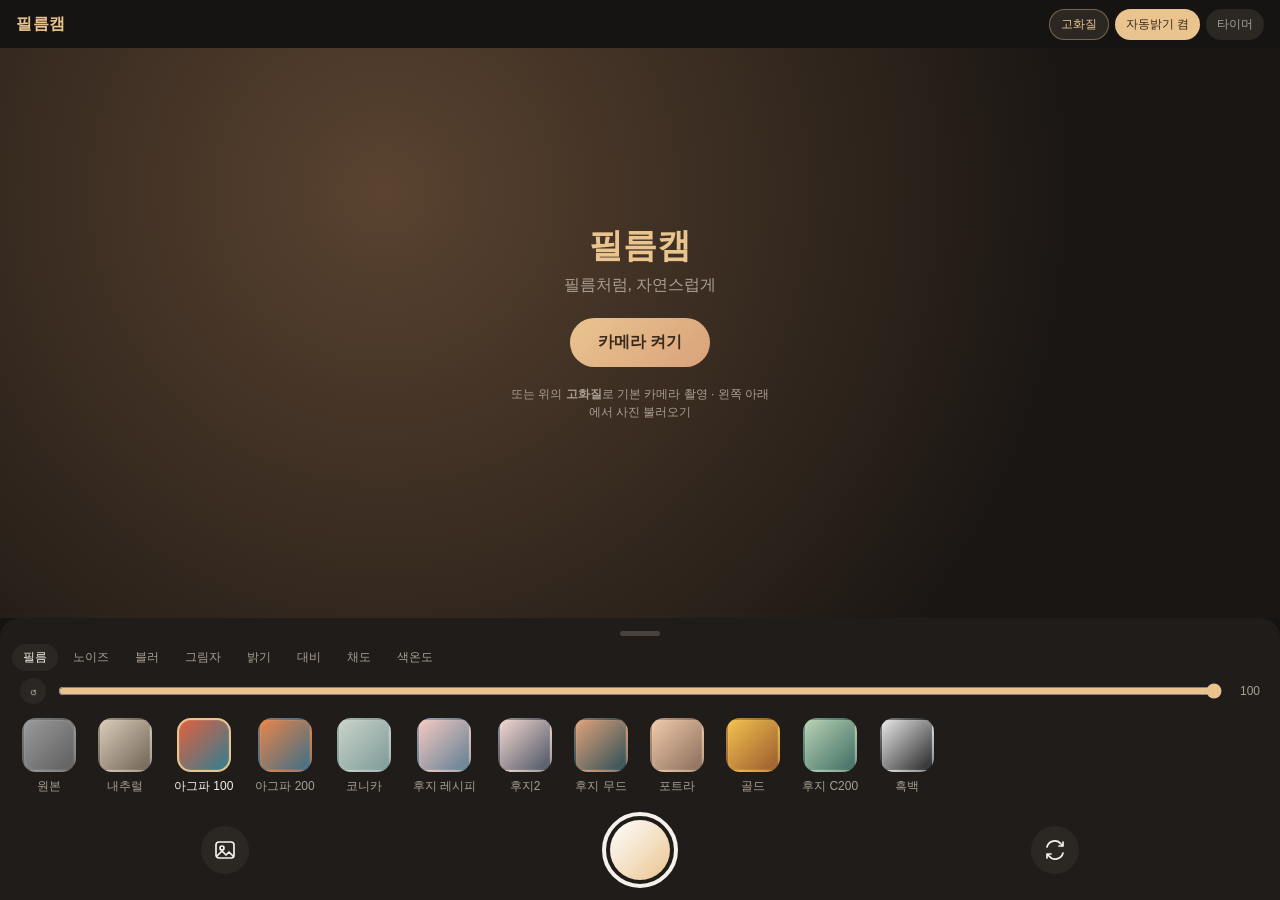
<file: index.html>
<!doctype html>
<html lang="ko">
<head>
<meta charset="utf-8">
<meta name="viewport" content="width=device-width, initial-scale=1, viewport-fit=cover, user-scalable=no">
<title>필름캠</title>
<meta name="apple-mobile-web-app-capable" content="yes">
<meta name="mobile-web-app-capable" content="yes">
<meta name="apple-mobile-web-app-status-bar-style" content="black-translucent">
<meta name="apple-mobile-web-app-title" content="필름캠">
<meta name="theme-color" content="#161412">
<link rel="apple-touch-icon" href="icons/icon-180.png">
<link rel="manifest" href="manifest.json">
<style>
:root{
  --bg:#161412; --panel:#1f1c19; --text:#f6f1ea; --muted:#a99f93;
  --accent:#e9c48f; --accent2:#d9a27a; --chip:#2b2723;
}
*{box-sizing:border-box;-webkit-tap-highlight-color:transparent}
html,body{margin:0;height:100%;background:var(--bg);color:var(--text);
  font-family:-apple-system,BlinkMacSystemFont,"Apple SD Gothic Neo","Pretendard",sans-serif;
  overscroll-behavior:none;-webkit-user-select:none;user-select:none}
button{font:inherit;color:inherit;border:0;background:none;cursor:pointer}
#app{height:100dvh;display:flex;flex-direction:column;
  padding-top:env(safe-area-inset-top);padding-bottom:env(safe-area-inset-bottom)}
.top{display:flex;justify-content:space-between;align-items:center;padding:8px 16px;height:48px}
.brand{font-weight:700;letter-spacing:.5px;color:var(--accent)}
.top-btns{display:flex;gap:6px}
.pill.hq{color:var(--accent);border:1px solid rgba(233,196,143,.4)}
.pill{padding:6px 11px;border-radius:99px;background:var(--chip);font-size:12px;color:var(--muted);cursor:pointer}
.pill.on{background:var(--accent);color:#3a2a1c}

.stage{position:relative;flex:1;min-height:0;display:flex;align-items:center;justify-content:center;overflow:hidden}
#view{max-width:100%;max-height:100%;aspect-ratio:3/4;width:100%;object-fit:contain;image-rendering:auto;display:block;background:#000;border-radius:4px}
#video{position:fixed;width:1px;height:1px;opacity:0;pointer-events:none;left:0;top:0}
.filter-toast{position:absolute;top:16px;left:50%;transform:translateX(-50%);padding:6px 14px;border-radius:99px;
  background:rgba(0,0,0,.4);backdrop-filter:blur(8px);-webkit-backdrop-filter:blur(8px);font-size:14px;opacity:0;transition:opacity .3s}
.filter-toast.show{opacity:1}
.countdown{position:absolute;font-size:96px;font-weight:200;text-shadow:0 2px 20px rgba(0,0,0,.4);pointer-events:none}
.flash{position:absolute;inset:0;background:#fff;opacity:0;pointer-events:none;transition:opacity .25s}
.flash.on{opacity:.85;transition:none}

.start{position:absolute;inset:0;display:flex;align-items:center;justify-content:center;
  background:radial-gradient(circle at 30% 25%,#5a4330 0,#1a1613 70%)}
.start[hidden]{display:none}
.start-card{text-align:center;padding:24px}
.start-title{font-size:34px;font-weight:700;color:var(--accent);margin-bottom:6px}
.start p{color:var(--muted);margin:6px 0 22px}
.start .sub{font-size:12px;margin-top:18px;max-width:260px;margin-left:auto;margin-right:auto;line-height:1.5}
.start .msg{font-size:13px;line-height:1.5;margin-top:16px;max-width:280px}
.primary{background:linear-gradient(135deg,var(--accent),var(--accent2));color:#3a2a1c;font-weight:700;
  padding:14px 28px;border-radius:99px;font-size:16px}
.ghost{background:var(--chip);padding:14px 24px;border-radius:99px;font-size:16px}

.controls{background:var(--panel);padding:10px 0 12px;border-radius:20px 20px 0 0}
.adj-tabs{display:flex;gap:4px;padding:0 12px 6px;overflow-x:auto;scrollbar-width:none}
.adj-tabs::-webkit-scrollbar{display:none}
.adj-tabs button{flex:0 0 auto;position:relative;padding:5px 11px;border-radius:99px;font-size:12px;color:var(--muted)}
.adj-tabs button.active{background:var(--chip);color:var(--text)}
.adj-tabs button.changed::after{content:"";position:absolute;top:3px;right:4px;width:5px;height:5px;border-radius:50%;background:var(--accent)}
.reset{width:26px;height:26px;border-radius:50%;background:var(--chip);color:var(--muted);font-size:14px;line-height:26px;padding:0}
.slider-row{display:flex;align-items:center;gap:10px;padding:0 20px 8px;font-size:12px;color:var(--muted)}
.slider-row span:last-child{width:26px;text-align:right}
input[type=range]{flex:1;accent-color:var(--accent);height:24px}
.filters{display:flex;gap:10px;overflow-x:auto;padding:4px 16px 12px;scroll-snap-type:x proximity;scrollbar-width:none}
.filters::-webkit-scrollbar{display:none}
.chip{flex:0 0 auto;display:flex;flex-direction:column;align-items:center;gap:6px;scroll-snap-align:center;font-size:12px;color:var(--muted)}
.chip .sw{width:54px;height:54px;border-radius:14px;border:2px solid transparent;box-shadow:inset 0 0 0 1px rgba(255,255,255,.08)}
.chip.active{color:var(--text)}
.chip.active .sw{border-color:var(--accent)}
.chip .grp{font-size:9px;opacity:.7;margin-top:-4px}
.shutter-row{display:flex;justify-content:space-around;align-items:center;padding:4px 24px 0}
.round{width:48px;height:48px;border-radius:50%;background:var(--chip);display:flex;align-items:center;justify-content:center}
.round svg{width:24px;height:24px;fill:none;stroke:var(--text);stroke-width:1.7;stroke-linecap:round;stroke-linejoin:round}
.shutter{width:76px;height:76px;border-radius:50%;border:4px solid var(--text);padding:4px}
.shutter span{display:block;width:100%;height:100%;border-radius:50%;background:linear-gradient(135deg,#fff,var(--accent));transition:transform .1s}
.shutter:active span{transform:scale(.88)}
.shutter.import span{background:linear-gradient(135deg,var(--accent),var(--accent2))}

.review{position:fixed;inset:0;background:rgba(10,8,6,.96);display:flex;flex-direction:column;align-items:center;justify-content:center;
  padding:calc(env(safe-area-inset-top) + 16px) 16px calc(env(safe-area-inset-bottom) + 20px);z-index:10}
.review[hidden]{display:none}
.review img{max-width:100%;max-height:72dvh;border-radius:6px;-webkit-user-select:auto;-webkit-touch-callout:default}
.hint{font-size:12px;color:var(--muted);margin:12px 0 16px}
.review-actions{display:flex;gap:12px}

.back{position:absolute;top:12px;left:12px;padding:6px 12px;border-radius:99px;background:rgba(0,0,0,.45);
  backdrop-filter:blur(8px);-webkit-backdrop-filter:blur(8px);font-size:13px;z-index:2}
.back[hidden]{display:none}
.chip .sw{width:54px;height:54px}

.stage{touch-action:none}
.zoom-bar{position:absolute;bottom:12px;left:50%;transform:translateX(-50%);display:flex;gap:6px;padding:4px;
  border-radius:99px;background:rgba(0,0,0,.35);backdrop-filter:blur(8px);-webkit-backdrop-filter:blur(8px);z-index:2}
.zoom-bar[hidden]{display:none}
.zoom-bar button{min-width:38px;height:38px;border-radius:50%;font-size:12px;color:#eee}
.zoom-bar button.on{background:rgba(0,0,0,.5);color:var(--accent);font-weight:700}

.panel-toggle{display:block;width:100%;height:22px;margin-top:-6px;padding:0}
.panel-toggle span{display:block;width:40px;height:5px;border-radius:3px;background:#4a433c;margin:0 auto}
.panel{overflow:hidden;max-height:260px;transition:max-height .25s ease, opacity .2s}
#app.collapsed .panel{max-height:0;opacity:0}
#app.collapsed .controls{padding-top:6px}
</style>
</head>
<body>
<div id="app">
  <header class="top">
    <div class="brand">필름캠</div>
    <div class="top-btns">
      <label class="pill hq" aria-label="기본 카메라로 고화질 촬영">
        <input id="nativeInput" type="file" accept="image/*" capture="environment" hidden>고화질
      </label>
      <button id="autoBtn" class="pill">자동밝기</button>
      <button id="timerBtn" class="pill" aria-label="타이머">타이머</button>
    </div>
  </header>

  <main class="stage" id="stage">
    <canvas id="view"></canvas>
    <button id="backBtn" class="back" hidden>✕ 카메라로</button>
    <div id="zoomBar" class="zoom-bar" hidden></div>
    <div id="filterName" class="filter-toast"></div>
    <div id="countdown" class="countdown"></div>
    <div id="flash" class="flash"></div>
    <div id="startScreen" class="start">
      <div class="start-card">
        <div class="start-title">필름캠</div>
        <p>필름처럼, 자연스럽게</p>
        <button id="startBtn" class="primary">카메라 켜기</button>
        <p class="sub">또는 위의 <b>고화질</b>로 기본 카메라 촬영 · 왼쪽 아래에서 사진 불러오기</p>
        <p id="startMsg" class="msg"></p>
      </div>
    </div>
  </main>

  <section class="controls">
    <button id="panelToggle" class="panel-toggle" aria-label="필름·조정 숨기기/보이기"><span></span></button>
    <div class="panel">
    <div id="adjTabs" class="adj-tabs">
      <button data-k="amount" class="active">필름</button>
      <button data-k="grain">노이즈</button>
      <button data-k="blur">블러</button>
      <button data-k="shadow">그림자</button>
      <button data-k="bright">밝기</button>
      <button data-k="contrast">대비</button>
      <button data-k="sat">채도</button>
      <button data-k="warm">색온도</button>
    </div>
    <div class="slider-row">
      <button id="adjReset" class="reset" aria-label="이 항목 기본값으로">↺</button>
      <input id="slider" type="range" min="0" max="100" value="100">
      <span id="sliderVal">100</span>
    </div>
    <div id="filters" class="filters"></div>
    </div>
    <div class="shutter-row">
      <label class="round" aria-label="사진 불러오기">
        <input id="fileInput" type="file" accept="image/*" hidden>
        <svg viewBox="0 0 24 24"><rect x="3" y="4" width="18" height="16" rx="3"/><circle cx="9" cy="10" r="2"/><path d="M4 18l5-5 4 4 3-3 4 4"/></svg>
      </label>
      <button id="shutter" class="shutter" aria-label="촬영"><span></span></button>
      <button id="flipBtn" class="round" aria-label="카메라 전환">
        <svg viewBox="0 0 24 24"><path d="M4 9a8 8 0 0 1 14-3l2 2M20 4v4h-4M20 15a8 8 0 0 1-14 3l-2-2M4 20v-4h4"/></svg>
      </button>
    </div>
  </section>
</div>

<div id="review" class="review" hidden>
  <img id="reviewImg" alt="찍은 사진">
  <p class="hint" id="reviewInfo"></p>
  <div class="review-actions">
    <button id="retakeBtn" class="ghost">돌아가기</button>
    <button id="saveBtn" class="primary">저장하기</button>
  </div>
</div>

<video id="video" playsinline muted autoplay></video>
<script>
// 필름캠: 필름 색감 프로필 + WebGL 렌더러
// 과한 효과 없이 "색만" 자연스럽게 바꾸는 것이 원칙.
// temp: +따뜻/-차가움, tint: +분홍/-초록, fade: 검정을 살짝 띄움(물빠진 느낌)
// redSat: 빨강 진하게, skyShift: 파랑을 청록으로, greenDeep/greenTeal: 초록을 깊게/청록으로
const FILTERS = [
  { id:'none', name:'원본', sw:['#9a9a9a','#5e5e5e'], p:{} },
  { id:'natural', name:'내추럴', sw:['#d9cbb8','#6f6355'],
    p:{ contrast:1.02, saturation:1.03, temp:.015 } },

  // 아그파 비스타 계열: 선명하고 따뜻한 빨강, 청록빛 하늘, 살짝 차가운 그림자
  { id:'agfa100', name:'아그파 100', sw:['#e2603f','#2f7f93'],
    p:{ exposure:.02, contrast:1.02, saturation:1.08, temp:.0, redSat:.1, skyShift:.2, greenDeep:.05,
        toneS:[.986,1.112,.888], toneM:[1.09,1.0,.9], toneH:[1.098,1.021,.874], fade:.055, fadeColor:[.9,1.0,.85] } },
  { id:'agfa200', name:'아그파 200', sw:['#e8854a','#3d6f86'],
    p:{ exposure:.03, contrast:1.0, saturation:1.0, redSat:.06, skyShift:.15,
        toneS:[.96,1.13,.91], toneM:[1.065,1.04,.89], toneH:[1.06,1.04,.89], fade:.045, fadeColor:[.92,1.0,.9] } },

  // 코니카 센츄리아 계열: 물빠진 색, 들뜬 검정, 차분한 청록·민트 기운 → 아련한 느낌
  { id:'konica', name:'코니카', sw:['#c9d3c8','#7d9a98'],
    p:{ exposure:.03, contrast:.96, saturation:.72, redSat:-.1, skyShift:.2, greenTeal:.12,
        toneS:[.89,1.03,1.08], toneM:[1.03,.995,.94], toneH:[1.02,1.045,.935], fade:.13, fadeColor:[.85,.97,1.0] } },

  // 후지 카메라(X-T30 II) 레시피: ASTIA/소프트(온화한 색상과 대비) 기반 + 6000K + WB 시프트 R+2 B+3 + 그림자 -0.5 + 그레인 약하게
  // 6000K: 일광(약 5500K)보다 살짝 따뜻하게 → R×1.04, B×0.955 / R+2 B+3 시프트 → R×1.03, B×1.045
  { id:'fujirecipe', name:'후지 레시피', sw:['#f4c9c0','#5f7f95'], grain:15,
    // 공유해 준 레시피 사진(빨간 체크·토마토·노란 모자) 실측: 중간톤만 살짝 따뜻한 분홍, 흰색·검정은 거의 중립
    p:{ toneS:[1.0,1.0,1.0], toneM:[1.045,.985,.97], toneH:[1.0,1.0,1.005], shadowTone:-0.5, contrast:.97, saturation:1.02, redSat:-.03 } },
  { id:'fuji2', name:'후지2', sw:['#f2d6d2','#4a5562'], grain:30,
    // 참고2 사진이 목표: 색은 빼지 않음(채도·빨강 그대로). 부드러운 그림자, 살짝 청회색으로 뜬 검정, 크림빛 하이라이트, 보통 입자
    p:{ toneS:[.98,1.0,1.03], toneM:[1.025,1.0,.975], toneH:[1.025,1.008,.96], contrast:1.0, saturation:1.0 } },
  { id:'fujimood', name:'후지 무드', sw:['#e0a27a','#2d4f57'], grain:25,
    // 공유해 준 사진(제복 입은 두 인형) 실측: 청록 그림자 + 따뜻한 하이라이트, 낮은 키
    p:{ toneS:[.86,1.07,1.07], toneM:[1.04,1.0,.955], toneH:[1.11,.99,.9], exposure:-.02, contrast:1.0, saturation:.95, fade:.02, fadeColor:[.85,.97,1.0] } },

  // 그 외 자연스러운 필름들
  { id:'portra', name:'포트라', sw:['#f0c9a8','#8a6d5c'],
    p:{ exposure:.03, contrast:.96, saturation:.92, temp:.05, tint:.015, redSat:-.05, skyShift:.1,
        shadowTint:[.48,.44,.42], shadowAmt:.1, highTint:[1,.95,.88], highAmt:.15, fade:.03 } },
  { id:'gold', name:'골드', sw:['#f2c14e','#9a5b2e'],
    p:{ contrast:1.01, saturation:1.05, temp:.13, tint:.01, redSat:.05, skyShift:.05, greenDeep:-.05,
        shadowTint:[.5,.42,.34], shadowAmt:.1, highTint:[1,.92,.74], highAmt:.22, fade:.025 } },
  { id:'fujic', name:'후지 C200', sw:['#b9d1b4','#3f6d63'],
    p:{ contrast:1.02, saturation:.92, temp:-.04, tint:-.03, redSat:-.05, skyShift:.2, greenTeal:.22, greenDeep:.12,
        shadowTint:[.36,.48,.46], shadowAmt:.18, highTint:[.98,1,.96], highAmt:.1, fade:.03 } },
  { id:'bw', name:'흑백', sw:['#e6e6e6','#262626'],
    p:{ bw:1, contrast:1.06, fade:.02 } },
];

const DEFAULTS = { exposure:0, contrast:1, saturation:1, temp:0, tint:0, fade:0,
  highTint:[1,1,1], highAmt:0, shadowTint:[.5,.5,.5], shadowAmt:0, bw:0,
  redSat:0, skyShift:0, greenDeep:0, greenTeal:0, fadeColor:[.92,.94,.95], toneS:[1,1,1], toneM:[1,1,1], toneH:[1,1,1], wbGain:[1,1,1], shadowTone:0 };

const VERT = `
attribute vec2 a_pos; varying vec2 v_uv;
void main(){ v_uv = a_pos*0.5+0.5; v_uv.y = 1.0 - v_uv.y; gl_Position = vec4(a_pos,0.0,1.0); }`;

const FRAG = `
precision highp float;
varying vec2 v_uv;
uniform sampler2D u_tex;
uniform vec4 u_crop; uniform float u_mirror; uniform float u_aspect;
uniform float u_amount, u_seed;
uniform float u_exposure,u_contrast,u_saturation,u_temp,u_tint,u_fade,u_bw,u_highAmt,u_shadowAmt;
uniform float u_redSat,u_skyShift,u_greenDeep,u_greenTeal;
uniform vec3 u_highTint,u_shadowTint,u_fadeColor,u_toneS,u_toneM,u_toneH;
uniform float u_autoGain; uniform vec3 u_wb;
uniform vec3 u_wbGain; uniform float u_shadowTone;
uniform float u_tBright,u_tContrast,u_tSat,u_tWarm,u_grain,u_blur,u_tShadow;

float hash(vec2 p){ p = fract(p*vec2(123.34,456.21)); p += dot(p,p+45.32); return fract(p.x*p.y); }
float luma(vec3 c){ return dot(c, vec3(0.299,0.587,0.114)); }
vec2 src(vec2 uv){ uv.x = mix(uv.x, 1.0-uv.x, u_mirror); return u_crop.xy + clamp(uv,0.0,1.0)*u_crop.zw; }
vec3 raw(vec2 uv){ return texture2D(u_tex, src(uv)).rgb; }

// 블러: 원판(보겔) 샘플링 + 픽셀마다 회전 → 렌즈 아웃포커스처럼 부드럽게
vec3 sampleImg(vec2 uv){
  if (u_blur < 0.002) return raw(uv);
  vec2 R = vec2(u_blur*0.009, u_blur*0.009*u_aspect);
  float rot = hash(floor(gl_FragCoord.xy) + 3.1) * 6.2832;
  vec3 acc = raw(uv);
  for (int i = 0; i < 24; i++) {
    float fi = float(i);
    float r = sqrt((fi + 0.5) / 24.0);
    float a = fi * 2.39996 + rot;
    acc += raw(uv + vec2(cos(a), sin(a)) * r * R);
  }
  return acc / 25.0;
}

// 밝기 곡선: 흰색은 그대로 두고 중간톤 위주로 올리거나 내림
// 그림자 부드럽게/단단하게: 밝기만 바꾸고 색 비율은 그대로 → 색이 빠지지 않음
vec3 shadowCurve(vec3 c, float s){
  float L = max(dot(c, vec3(0.299,0.587,0.114)), 1e-4);
  float w = 1.0 - smoothstep(0.12, 0.62, L);
  float L2 = mix(L, pow(L, 1.0 + s), w);
  return clamp(c * min(L2 / L, 4.0), 0.0, 1.0);
}
vec3 gainCurve(vec3 c, float g){ return c*g / (1.0 + (g-1.0)*c); }

float noise(vec2 p){
  vec2 i = floor(p), f = fract(p); f = f*f*(3.0-2.0*f);
  float a = hash(i + u_seed), b = hash(i + vec2(1.0,0.0) + u_seed);
  float c = hash(i + vec2(0.0,1.0) + u_seed), d = hash(i + vec2(1.0,1.0) + u_seed);
  return mix(mix(a,b,f.x), mix(c,d,f.x), f.y);
}

void main(){
  vec2 uv = v_uv;
  // 자동 보정(조명 색, 어두운 장면 밝기)
  vec3 base = gainCurve(clamp(sampleImg(uv) * u_wb, 0.0, 1.0), u_autoGain);
  vec3 c = base;

  // ── 필름 색 ──
  c = clamp(c * u_wbGain, 0.0, 1.0);
  c = gainCurve(c, pow(2.0, u_exposure));
  c.r += u_temp*0.10; c.b -= u_temp*0.10; c.g += u_temp*0.015;
  c.r += u_tint*0.04; c.b += u_tint*0.04; c.g -= u_tint*0.05;
  c = clamp(c, 0.0, 1.0);

  // 색별 보정
  float mx = max(c.r, max(c.g, c.b)), mn = min(c.r, min(c.g, c.b));
  float chroma = mx - mn;
  float redness = clamp((c.r - max(c.g, c.b)) * 2.5, 0.0, 1.0);
  float blueness = clamp((c.b - max(c.r, c.g)) * 3.0, 0.0, 1.0);
  float greenness = clamp((c.g - max(c.r, c.b)) * 3.0, 0.0, 1.0);
  float lr = luma(c);
  c = mix(c, mix(vec3(lr), c, 1.0 + u_redSat), redness);
  c.g += blueness * u_skyShift * chroma * 0.45; c.r -= blueness * u_skyShift * chroma * 0.15;
  c -= greenness * u_greenDeep * chroma * vec3(0.2, 0.55, 0.15);
  c.b += greenness * u_greenTeal * chroma * 0.5; c.r -= greenness * u_greenTeal * chroma * 0.15;
  c = clamp(c, 0.0, 1.0);

  if (u_bw > 0.5) c = vec3(dot(c, vec3(0.33,0.5,0.17)));

  // 대비: 부드러운 S커브
  vec3 s = c*c*(3.0-2.0*c);
  c = u_contrast >= 1.0 ? mix(c, s, (u_contrast-1.0)*2.0) : mix(c, vec3(0.5) + (c-0.5)*0.6, (1.0-u_contrast)*2.5);
  c = clamp(c, 0.0, 1.0);
  // 후지식 그림자 톤: 음수면 어두운 부분을 부드럽게 들어 올림, 양수면 단단하게
  if (u_shadowTone != 0.0) c = shadowCurve(c, 0.3 * u_shadowTone);

  c = mix(vec3(luma(c)), c, u_saturation);

  // 스플릿 톤
  float l = luma(c);
  float hw = smoothstep(0.45, 1.0, l), sw = 1.0 - smoothstep(0.0, 0.5, l);
  c = mix(c, c * (u_highTint / max(luma(u_highTint), 0.01)), hw * u_highAmt);
  c = mix(c, c * (u_shadowTint / max(luma(u_shadowTint), 0.01)), sw * u_shadowAmt);

  // 톤별 색 기울기(사진참고 실측값): 그림자/중간/밝은 부분에 각각 곱함, 밝기는 유지
  {
    float L0 = luma(c);
    float ws = 1.0 - smoothstep(0.08, 0.42, L0), wh = smoothstep(0.45, 0.85, L0), wm = max(1.0 - ws - wh, 0.0);
    vec3 m = ws*u_toneS + wm*u_toneM + wh*u_toneH;
    m /= max(dot(m, vec3(0.299,0.587,0.114)), 0.01);
    c = clamp(c * m, 0.0, 1.0);
  }

  // 물빠진 검정
  c = u_fade * u_fadeColor + c * (1.0 - u_fade);
  c = clamp(c, 0.0, 1.0);

  // 필름 강도
  c = mix(base, c, u_amount);

  // ── 내가 조정 ──
  c = gainCurve(c, pow(2.0, u_tBright * 1.2));
  c = clamp((c-0.5)*(1.0 + u_tContrast*0.5) + 0.5, 0.0, 1.0);
  c = mix(vec3(luma(c)), c, 1.0 + u_tSat);
  c.r += u_tWarm*0.06; c.b -= u_tWarm*0.06; c.g += u_tWarm*0.008;
  c = clamp(c, 0.0, 1.0);
  // 그림자(후지식): -면 어두운 부분을 부드럽게 들어 올리고, +면 단단하게. 밝은 부분은 그대로
  if (u_tShadow != 0.0) c = shadowCurve(c, 0.6 * u_tShadow);

  // 노이즈(필름 입자): 해상도와 상관없이 같은 크기로 보이도록 화면 비율 기준
  if (u_grain > 0.001) {
    vec2 gp = uv * vec2(1150.0, 1150.0 / u_aspect);
    float n = noise(gp) * 0.62 + noise(gp * 2.13 + 7.7) * 0.38 - 0.5;
    float nc = noise(gp * 0.9 + 31.0) - 0.5;
    float lw = 0.35 + 2.6 * l * (1.0 - l);
    c += (vec3(n) + vec3(nc, -nc*0.5, nc*0.2) * 0.25) * u_grain * 0.28 * lw;
    c = clamp(c, 0.0, 1.0);
  }
  gl_FragColor = vec4(c, 1.0);
}`;

class Renderer {
  constructor(canvas) {
    this.canvas = canvas;
    const gl = canvas.getContext('webgl', { preserveDrawingBuffer: true, premultipliedAlpha: false, antialias: false });
    if (!gl) throw new Error('WebGL을 사용할 수 없어요');
    this.gl = gl;
    this.maxTex = gl.getParameter(gl.MAX_TEXTURE_SIZE);
    const sh = (type, code) => {
      const s = gl.createShader(type); gl.shaderSource(s, code); gl.compileShader(s);
      if (!gl.getShaderParameter(s, gl.COMPILE_STATUS)) throw new Error(gl.getShaderInfoLog(s));
      return s;
    };
    const prog = gl.createProgram();
    gl.attachShader(prog, sh(gl.VERTEX_SHADER, VERT));
    gl.attachShader(prog, sh(gl.FRAGMENT_SHADER, FRAG));
    gl.linkProgram(prog);
    if (!gl.getProgramParameter(prog, gl.LINK_STATUS)) throw new Error(gl.getProgramInfoLog(prog));
    gl.useProgram(prog);
    const buf = gl.createBuffer();
    gl.bindBuffer(gl.ARRAY_BUFFER, buf);
    gl.bufferData(gl.ARRAY_BUFFER, new Float32Array([-1,-1, 1,-1, -1,1, 1,1]), gl.STATIC_DRAW);
    const loc = gl.getAttribLocation(prog, 'a_pos');
    gl.enableVertexAttribArray(loc);
    gl.vertexAttribPointer(loc, 2, gl.FLOAT, false, 0, 0);
    this.tex = gl.createTexture();
    gl.bindTexture(gl.TEXTURE_2D, this.tex);
    gl.texParameteri(gl.TEXTURE_2D, gl.TEXTURE_WRAP_S, gl.CLAMP_TO_EDGE);
    gl.texParameteri(gl.TEXTURE_2D, gl.TEXTURE_WRAP_T, gl.CLAMP_TO_EDGE);
    gl.texParameteri(gl.TEXTURE_2D, gl.TEXTURE_MIN_FILTER, gl.LINEAR);
    gl.texParameteri(gl.TEXTURE_2D, gl.TEXTURE_MAG_FILTER, gl.LINEAR);
    this.u = {};
    const n = gl.getProgramParameter(prog, gl.ACTIVE_UNIFORMS);
    for (let i = 0; i < n; i++) { const info = gl.getActiveUniform(prog, i); this.u[info.name] = gl.getUniformLocation(prog, info.name); }
  }
  // 같은 소스를 여러 번 그릴 땐 upload=false로 텍스처 재업로드 생략
  render(source, { crop = [0,0,1,1], mirror = false, params = {}, amount = 1, tweak = {}, width, height,
                   auto = { gain: 1, wb: [1,1,1] }, upload = true, seed = 0 }) {
    const gl = this.gl;
    if (this.canvas.width !== width || this.canvas.height !== height) { this.canvas.width = width; this.canvas.height = height; }
    gl.viewport(0, 0, width, height);
    gl.bindTexture(gl.TEXTURE_2D, this.tex);
    if (upload) gl.texImage2D(gl.TEXTURE_2D, 0, gl.RGB, gl.RGB, gl.UNSIGNED_BYTE, source);
    const p = Object.assign({}, DEFAULTS, params);
    const f = (k, v) => this.u[k] && gl.uniform1f(this.u[k], v);
    const v3 = (k, v) => this.u[k] && gl.uniform3fv(this.u[k], v);
    gl.uniform4fv(this.u.u_crop, crop);
    f('u_mirror', mirror ? 1 : 0);
    f('u_aspect', width / height);
    f('u_amount', amount);
    f('u_seed', seed);
    f('u_autoGain', auto.gain); v3('u_wb', auto.wb);
    f('u_tBright', tweak.bright || 0); f('u_tContrast', tweak.contrast || 0); f('u_tSat', tweak.sat || 0);
    f('u_tWarm', tweak.warm || 0); f('u_tShadow', tweak.shadow || 0); f('u_grain', tweak.grain || 0); f('u_blur', tweak.blur || 0);
    for (const k of ['exposure','contrast','saturation','temp','tint','fade','bw','highAmt','shadowAmt','redSat','skyShift','greenDeep','greenTeal']) f('u_' + k, p[k]);
    v3('u_highTint', p.highTint); v3('u_shadowTint', p.shadowTint); v3('u_fadeColor', p.fadeColor); v3('u_toneS', p.toneS); v3('u_toneM', p.toneM); v3('u_toneH', p.toneH); v3('u_wbGain', p.wbGain); f('u_shadowTone', p.shadowTone);
    gl.drawArrays(gl.TRIANGLE_STRIP, 0, 4);
  }
}
</script>
<script>
(() => {
  const $ = (id) => document.getElementById(id);
  const view = $('view'), video = $('video');
  const store = {
    get(k, d) { try { const v = localStorage.getItem('fc_' + k); return v === null ? d : v; } catch { return d; } },
    set(k, v) { try { localStorage.setItem('fc_' + k, v); } catch {} },
  };

  let renderer;
  try { renderer = new Renderer(view); }
  catch (e) { $('startMsg').textContent = '이 기기에서는 필터를 실행할 수 없어요: ' + e.message; return; }
  let capRenderer = null;

  // iOS Safari 캔버스 한도(약 1,670만 화소)와 GPU 텍스처 한도 안에서 최대한 원본 화소 유지
  const MAX_PIXELS = 16_000_000;
  const MAX_SIDE = Math.min(renderer.maxTex || 4096, 8192);
  function fitFull(w, h) {
    let s = Math.min(1, MAX_SIDE / Math.max(w, h), Math.sqrt(MAX_PIXELS / (w * h)));
    return [Math.round(w * s), Math.round(h * s)];
  }
  function fit(w, h, max) { const s = Math.min(1, max / Math.max(w, h)); return [Math.round(w * s), Math.round(h * s)]; }

  const state = {
    mode: 'camera',          // 'camera' | 'photo'
    facing: store.get('facing', 'environment'),
    filter: FILTERS.find(f => f.id === store.get('filter', 'agfa100')) || FILTERS[2],
    amount: 1, tweak: {},
    timer: 0,
    stream: null,
    photo: null,
    busy: false,
    autoOn: store.get('auto', '1') === '1',
    auto: { gain: 1, wb: [1, 1, 1] },
    seed: Math.random() * 100,
    zoom: 1,            // 현재 배율
    zoomHW: null,       // 카메라가 지원하는 실제(렌즈) 줌 범위 {min,max}. 없으면 화면 확대(디지털)
  };

  // ── 자동 밝기/색: 어두운 장면과 강한 조명색만 살짝 보정 (밝은 장면은 그대로) ──
  const probe = document.createElement('canvas'); probe.width = 32; probe.height = 32;
  const pctx = probe.getContext('2d', { willReadFrequently: true });
  function measure(source, sw, sh) {
    pctx.drawImage(source, 0, 0, sw, sh, 0, 0, 32, 32);
    const d = pctx.getImageData(0, 0, 32, 32).data;
    let r = 0, g = 0, b = 0, n = 0; const lum = [];
    for (let i = 0; i < d.length; i += 4) {
      const R = d[i] / 255, G = d[i+1] / 255, B = d[i+2] / 255;
      const L = 0.299*R + 0.587*G + 0.114*B; lum.push(L);
      if (L > 0.06 && L < 0.94) { r += R; g += G; b += B; n++; }
    }
    lum.sort((x, y) => x - y);
    const median = Math.max(lum[lum.length >> 1], 0.02);
    let gain = 1;
    if (median < 0.3) { const T = 0.36; gain = Math.min(2.2, T * (1 - median) / (median * (1 - T))); }
    let wb = [1, 1, 1];
    if (n > 20) {
      const rb = r / b;
      let target = rb;
      if (rb > 1.3) target = 1.3 + (rb - 1.3) * 0.4;
      else if (rb < 0.8) target = 0.8 - (0.8 - rb) * 0.4;
      const k = Math.sqrt(target / rb);
      wb = [k, 1, 1 / k];
      const gr = g / ((r * k + b / k) / 2);
      if (gr > 1.2) wb[1] = (1.2 + (gr - 1.2) * 0.4) / gr;
      const norm = 3 / (wb[0] + wb[1] + wb[2]);
      wb = wb.map(v => Math.max(0.7, Math.min(1.4, v * norm)));
    }
    return { gain, wb };
  }
  function smoothAuto(t, k) {
    const s = state.auto;
    s.gain += (t.gain - s.gain) * k;
    s.wb = s.wb.map((v, i) => v + (t.wb[i] - v) * k);
  }
  const NO_AUTO = { gain: 1, wb: [1, 1, 1] };
  const curAuto = () => state.autoOn ? state.auto : NO_AUTO;
  function syncAutoBtn() { $('autoBtn').classList.toggle('on', state.autoOn); $('autoBtn').textContent = state.autoOn ? '자동밝기 켬' : '자동밝기 끔'; }
  syncAutoBtn();
  $('autoBtn').onclick = () => {
    state.autoOn = !state.autoOn; store.set('auto', state.autoOn ? '1' : '0'); syncAutoBtn(); redraw();
  };

  let adjReady = false;   // 조정 값이 준비되기 전에는 필름 선택이 슬라이더를 건드리지 않음
  // ── 필름 목록 ──
  const list = $('filters');
  FILTERS.forEach(f => {
    const b = document.createElement('button');
    b.className = 'chip'; b.dataset.id = f.id;
    b.innerHTML = `<span class="sw" style="background:linear-gradient(135deg,${f.sw[0]},${f.sw[1]})"></span>${f.name}`;
    b.onclick = () => selectFilter(f);
    list.appendChild(b);
  });
  let toastTimer;
  function selectFilter(f, scroll = true) {
    state.filter = f; store.set('filter', f.id);
    if (typeof f.grain === 'number' && adjReady && store.get('adj_grain_touched', '0') !== '1') {
      adj.grain = f.grain; syncSlider(); applyAdj();
    }
    list.querySelectorAll('.chip').forEach(c => c.classList.toggle('active', c.dataset.id === f.id));
    const el = list.querySelector(`[data-id="${f.id}"]`);
    if (scroll && el) el.scrollIntoView({ inline: 'center', block: 'nearest', behavior: 'smooth' });
    const t = $('filterName'); t.textContent = f.name; t.classList.add('show');
    clearTimeout(toastTimer); toastTimer = setTimeout(() => t.classList.remove('show'), 1100);
    redraw();
  }
  selectFilter(state.filter, false);

  // 화면 좌우로 밀어서 필름 바꾸기
  let sx = null, sy = null;
  $('stage').addEventListener('touchstart', e => { if (e.touches.length > 1) { sx = null; return; } sx = e.touches[0].clientX; sy = e.touches[0].clientY; }, { passive: true });
  $('stage').addEventListener('touchend', e => {
    if (sx === null || pinch || e.touches.length > 0) { sx = null; return; }
    const dx = e.changedTouches[0].clientX - sx, dy = e.changedTouches[0].clientY - sy; sx = null;
    if (Math.abs(dx) > 50 && Math.abs(dx) > Math.abs(dy) * 1.5) {
      const i = FILTERS.indexOf(state.filter);
      selectFilter(FILTERS[(i + (dx < 0 ? 1 : -1) + FILTERS.length) % FILTERS.length]);
    }
  });

  // ── 조정: 필름 강도 / 노이즈 / 블러 / 밝기 / 대비 / 채도 / 색온도 ──
  const ADJ = { amount: [0, 100, 100], grain: [0, 100, 20], blur: [0, 100, 0],
    shadow: [-100, 100, -30], bright: [-100, 100, 0], contrast: [-100, 100, 0], sat: [-100, 100, 0], warm: [-100, 100, 0] };
  const adj = {};
  for (const k in ADJ) { const v = Number(store.get('adj_' + k, ADJ[k][2])); adj[k] = isFinite(v) ? v : ADJ[k][2]; }
  let adjKey = 'amount';
  const slider = $('slider');
  function syncSlider() {
    const [mn, mx] = ADJ[adjKey];
    slider.min = mn; slider.max = mx; slider.value = adj[adjKey];
    $('sliderVal').textContent = mn < 0 && adj[adjKey] > 0 ? '+' + adj[adjKey] : adj[adjKey];
    $('adjTabs').querySelectorAll('button').forEach(b => {
      b.classList.toggle('active', b.dataset.k === adjKey);
      b.classList.toggle('changed', adj[b.dataset.k] !== ADJ[b.dataset.k][2]);
    });
  }
  function applyAdj() {
    state.amount = adj.amount / 100;
    state.tweak = { bright: adj.bright / 100, contrast: adj.contrast / 100, sat: adj.sat / 100, warm: adj.warm / 100,
                    grain: adj.grain / 100, blur: adj.blur / 100, shadow: adj.shadow / 100 };
    redraw();
  }
  $('adjTabs').onclick = (e) => { const b = e.target.closest('button'); if (b) { adjKey = b.dataset.k; syncSlider(); } };
  slider.oninput = () => { if (adjKey === 'grain') store.set('adj_grain_touched', '1'); adj[adjKey] = Number(slider.value); store.set('adj_' + adjKey, adj[adjKey]); syncSlider(); applyAdj(); };
  $('adjReset').onclick = () => { adj[adjKey] = ADJ[adjKey][2]; store.set('adj_' + adjKey, adj[adjKey]); syncSlider(); applyAdj(); };
  syncSlider(); applyAdj(); adjReady = true;

  // 필름·조정 패널 숨기기/보이기 (화면 크게 보기). 아래로 쓸어내려도 숨겨짐
  function setCollapsed(v) { $('app').classList.toggle('collapsed', v); store.set('collapsed', v ? '1' : '0'); }
  setCollapsed(store.get('collapsed', '0') === '1');
  $('panelToggle').onclick = () => setCollapsed(!$('app').classList.contains('collapsed'));
  let py = null;
  document.querySelector('.controls').addEventListener('touchstart', e => { py = e.touches[0].clientY; }, { passive: true });
  document.querySelector('.controls').addEventListener('touchend', e => {
    if (py === null) return; const dy = e.changedTouches[0].clientY - py; py = null;
    if (dy > 40) setCollapsed(true); else if (dy < -40) setCollapsed(false);
  });

  // 타이머
  const timers = [0, 3, 10];
  $('timerBtn').onclick = () => {
    state.timer = timers[(timers.indexOf(state.timer) + 1) % timers.length];
    $('timerBtn').textContent = state.timer ? `타이머 ${state.timer}초` : '타이머';
    $('timerBtn').classList.toggle('on', !!state.timer);
  };

  // ── 실시간 카메라 ──
  async function startCamera() {
    stopCamera();
    $('startMsg').textContent = '';
    try {
      const stream = await navigator.mediaDevices.getUserMedia({
        audio: false,
        video: { facingMode: state.facing, width: { ideal: 4032 }, height: { ideal: 3024 } },
      });
      state.stream = stream;
      video.srcObject = stream;
      await video.play();
      $('startScreen').hidden = true;
      store.set('camOk', '1');
      setupZoom();
      setMode('camera');
    } catch (e) {
      $('startScreen').hidden = false;
      $('startMsg').textContent = e && e.name === 'NotAllowedError'
        ? '카메라 권한이 필요해요. 설정 > Safari > 카메라에서 허용해 주세요.'
        : '카메라를 열 수 없어요. (' + (e && e.message || e) + ')';
    }
  }
  function stopCamera() { if (state.stream) state.stream.getTracks().forEach(t => t.stop()); state.stream = null; }
  $('startBtn').onclick = startCamera;
  $('flipBtn').onclick = () => {
    state.facing = state.facing === 'user' ? 'environment' : 'user';
    store.set('facing', state.facing);
    startCamera();
  };
  $('backBtn').onclick = () => { state.photo = null; startCamera(); };
  document.addEventListener('visibilitychange', () => {
    if (document.visibilityState === 'visible' && state.mode === 'camera' && store.get('camOk') === '1') {
      const live = state.stream && state.stream.getVideoTracks().some(t => t.readyState === 'live');
      if (!live) startCamera(); else video.play().catch(() => {});
    }
  });

  // ── 확대/축소 ──
  // iOS 17 이상 Safari처럼 카메라 줌을 지원하면 렌즈 줌(화질 유지), 아니면 가운데를 잘라 확대(화질 낮아짐)
  const zoomBar = $('zoomBar');
  let zoomApplying = false, zoomPending = null;
  function zoomRange() { return state.zoomHW || { min: 1, max: 5 }; }
  function setupZoom() {
    state.zoomHW = null;
    const track = state.stream && state.stream.getVideoTracks()[0];
    const caps = track && track.getCapabilities ? track.getCapabilities() : {};
    if (caps.zoom && caps.zoom.max > caps.zoom.min) state.zoomHW = { min: caps.zoom.min, max: Math.min(caps.zoom.max, 10) };
    const r = zoomRange();
    const presets = [0.5, 1, 2, 3].filter(z => z >= r.min - 1e-6 && z <= r.max + 1e-6);
    zoomBar.innerHTML = presets.map(z => `<button data-z="${z}">${z}×</button>`).join('');
    setZoom(Math.max(r.min, Math.min(r.max, 1)));
  }
  zoomBar.onclick = (e) => { const b = e.target.closest('button'); if (b) setZoom(Number(b.dataset.z)); };
  function setZoom(z) {
    const r = zoomRange();
    z = Math.max(r.min, Math.min(r.max, z));
    state.zoom = z;
    // 버튼 표시: 가까운 프리셋을 강조, 사이 값이면 현재 배율을 보여줌
    let shown = false;
    zoomBar.querySelectorAll('button').forEach(b => {
      const bz = Number(b.dataset.z);
      const near = Math.abs(bz - z) < 0.05;
      b.classList.toggle('on', near);
      b.textContent = near ? `${bz}×` : `${bz}×`;
      if (near) shown = true;
    });
    if (!shown) {
      const btns = [...zoomBar.querySelectorAll('button')];
      const below = btns.filter(b => Number(b.dataset.z) <= z).pop();
      if (below) { below.classList.add('on'); below.textContent = `${z.toFixed(1)}×`; }
    }
    if (state.zoomHW) applyHWZoom(z);
  }
  async function applyHWZoom(z) {
    if (zoomApplying) { zoomPending = z; return; }
    zoomApplying = true;
    try {
      const track = state.stream && state.stream.getVideoTracks()[0];
      if (track) await track.applyConstraints({ advanced: [{ zoom: z }] });
    } catch {}
    zoomApplying = false;
    if (zoomPending !== null) { const p = zoomPending; zoomPending = null; applyHWZoom(p); }
  }
  // 두 손가락으로 벌리고 오므리기
  let pinch = null;
  $('stage').addEventListener('touchstart', e => {
    if (e.touches.length === 2 && state.mode === 'camera') {
      const [a, b] = e.touches;
      pinch = { d: Math.hypot(a.clientX - b.clientX, a.clientY - b.clientY), z: state.zoom };
    }
  }, { passive: true });
  $('stage').addEventListener('touchmove', e => {
    if (pinch && e.touches.length === 2) {
      const [a, b] = e.touches;
      const d = Math.hypot(a.clientX - b.clientX, a.clientY - b.clientY);
      setZoom(pinch.z * d / pinch.d);
      e.preventDefault();
    }
  }, { passive: false });
  $('stage').addEventListener('touchend', e => { if (e.touches.length === 0) setTimeout(() => { pinch = null; }, 0); });

  // 3:4 비율로 맞추기 (카메라가 4:3 그대로 주면 자르지 않음)
  function cameraCrop() {
    const vw = video.videoWidth, vh = video.videoHeight;
    const portrait = vh >= vw, target = portrait ? 3 / 4 : 4 / 3;
    let w = vw, h = vh;
    if (vw / vh > target) w = vh * target; else h = vw / target;
    if (!state.zoomHW && state.zoom > 1) { w /= state.zoom; h /= state.zoom; }   // 디지털 줌: 가운데를 잘라냄
    return { crop: [(1 - w / vw) / 2, (1 - h / vh) / 2, w / vw, h / vh], w: Math.round(w), h: Math.round(h) };
  }

  let frame = 0;
  function loop() {
    if (state.mode === 'camera' && video.readyState >= 2 && video.videoWidth) {
      const { crop, w, h } = cameraCrop();
      if (state.autoOn && frame++ % 6 === 0) { try { smoothAuto(measure(video, video.videoWidth, video.videoHeight), 0.25); } catch {} }
      const [pw, ph] = fit(w, h, 1440);
      view.style.aspectRatio = `${pw}/${ph}`;
      renderer.render(video, { crop, mirror: state.facing === 'user', params: state.filter.p, amount: state.amount,
        tweak: state.tweak, width: pw, height: ph, auto: curAuto(), seed: state.seed });
    }
    requestAnimationFrame(loop);
  }
  requestAnimationFrame(loop);

  function setMode(m) {
    state.mode = m;
    $('shutter').classList.toggle('import', m === 'photo');
    $('shutter').setAttribute('aria-label', m === 'photo' ? '저장' : '촬영');
    $('backBtn').hidden = m !== 'photo';
    zoomBar.hidden = m !== 'camera';
  }

  // ── 사진: 앨범 불러오기 / 기본 카메라 고화질 촬영 ──
  async function openPhoto(file) {
    if (!file) return;
    try {
      const img = await loadImage(file);
      const iw = img.naturalWidth, ih = img.naturalHeight;
      const [w, h] = fitFull(iw, ih);
      const c = document.createElement('canvas'); c.width = w; c.height = h;
      c.getContext('2d').drawImage(img, 0, 0, w, h);
      state.photo = { canvas: c, origW: iw, origH: ih };
      state.auto = measure(c, w, h);
      stopCamera();
      $('startScreen').hidden = true;
      setMode('photo');
      view.style.aspectRatio = `${w}/${h}`;
      photoUploaded = false;
      redraw();
    } catch (err) { alert('사진을 불러올 수 없어요'); }
  }
  $('fileInput').onchange = (e) => { const f = e.target.files[0]; e.target.value = ''; openPhoto(f); };
  $('nativeInput').onchange = (e) => { const f = e.target.files[0]; e.target.value = ''; openPhoto(f); };
  function loadImage(file) {
    return new Promise((res, rej) => {
      const url = URL.createObjectURL(file);
      const img = new Image();
      img.onload = () => { res(img); setTimeout(() => URL.revokeObjectURL(url), 1000); };
      img.onerror = rej; img.src = url;
    });
  }

  // 사진 미리보기: 화면용 크기로 줄인 사본을 한 번만 올리고, 조정할 때마다 다시 그림
  let photoUploaded = false, previewSrc = null, rafPending = false;
  function redraw() {
    if (state.mode !== 'photo' || !state.photo || rafPending) return;
    rafPending = true;
    requestAnimationFrame(() => {
      rafPending = false;
      const p = state.photo.canvas;
      const [pw, ph] = fit(p.width, p.height, 1600);
      if (!photoUploaded) {
        previewSrc = document.createElement('canvas'); previewSrc.width = pw; previewSrc.height = ph;
        previewSrc.getContext('2d').drawImage(p, 0, 0, pw, ph);
      }
      renderer.render(previewSrc, { params: state.filter.p, amount: state.amount, tweak: state.tweak,
        width: pw, height: ph, auto: curAuto(), upload: !photoUploaded, seed: state.seed });
      photoUploaded = true;
    });
  }

  // ── 촬영 / 저장 ──
  $('shutter').onclick = async () => {
    if (state.busy) return;
    if (state.mode === 'camera' && !state.stream) { startCamera(); return; }
    state.busy = true;
    try {
      if (state.mode === 'camera' && state.timer) await countdown(state.timer);
      if (state.mode === 'camera') flash();
      await new Promise(r => setTimeout(r, 30));
      const out = await captureBlob();
      showReview(out);
    } catch (e) { alert('저장용 사진을 만들지 못했어요: ' + (e && e.message || e)); }
    finally { state.busy = false; }
  };
  function countdown(n) {
    return new Promise(res => {
      const el = $('countdown');
      const tick = () => { if (n === 0) { el.textContent = ''; res(); return; } el.textContent = n--; setTimeout(tick, 1000); };
      tick();
    });
  }
  function flash() { const f = $('flash'); f.classList.add('on'); requestAnimationFrame(() => setTimeout(() => f.classList.remove('on'), 60)); }

  function captureBlob() {
    if (!capRenderer) capRenderer = new Renderer(document.createElement('canvas'));
    let w, h, info;
    if (state.mode === 'camera') {
      const c = cameraCrop();
      [w, h] = fitFull(c.w, c.h);
      capRenderer.render(video, { crop: c.crop, mirror: state.facing === 'user', params: state.filter.p, amount: state.amount,
        tweak: state.tweak, width: w, height: h, auto: curAuto(), seed: state.seed });
      info = `${w}×${h} · 실시간 카메라` + (!state.zoomHW && state.zoom > 1 ? ` · 디지털 줌 ${state.zoom.toFixed(1)}×` : '');
    } else {
      const p = state.photo;
      w = p.canvas.width; h = p.canvas.height;
      capRenderer.render(p.canvas, { params: state.filter.p, amount: state.amount, tweak: state.tweak,
        width: w, height: h, auto: curAuto(), seed: state.seed });
      info = `${w}×${h}` + (w < p.origW ? ` (원본 ${p.origW}×${p.origH}, 브라우저 한도로 조정)` : ' · 원본 화소 그대로');
    }
    return new Promise((res, rej) => capRenderer.canvas.toBlob(b => b ? res({ blob: b, info }) : rej(new Error('메모리 부족')), 'image/jpeg', 0.95));
  }

  let currentBlob = null, currentUrl = null;
  function showReview({ blob, info }) {
    currentBlob = blob;
    if (currentUrl) URL.revokeObjectURL(currentUrl);
    currentUrl = URL.createObjectURL(blob);
    $('reviewImg').src = currentUrl;
    $('reviewInfo').textContent = `${info} · ${blob.size >= 1e6 ? (blob.size / 1e6).toFixed(1) + "MB" : Math.round(blob.size / 1e3) + "KB"} · 사진을 꾹 눌러도 저장돼요`;
    $('review').hidden = false;
  }
  $('retakeBtn').onclick = () => { $('review').hidden = true; };
  $('saveBtn').onclick = async () => {
    if (!currentBlob) return;
    const d = new Date(), pad = (x) => String(x).padStart(2, '0');
    const name = `filmcam_${d.getFullYear()}${pad(d.getMonth()+1)}${pad(d.getDate())}_${pad(d.getHours())}${pad(d.getMinutes())}${pad(d.getSeconds())}.jpg`;
    const file = new File([currentBlob], name, { type: 'image/jpeg' });
    if (navigator.canShare && navigator.canShare({ files: [file] })) {
      try { await navigator.share({ files: [file] }); } catch (e) { /* 취소 */ }
    } else {
      const a = document.createElement('a'); a.href = currentUrl; a.download = name; a.click();
    }
  };

  if (store.get('camOk') === '1') startCamera();
  if ('serviceWorker' in navigator) navigator.serviceWorker.register('sw.js').catch(() => {});
})();
</script>
</body>
</html>
</file>
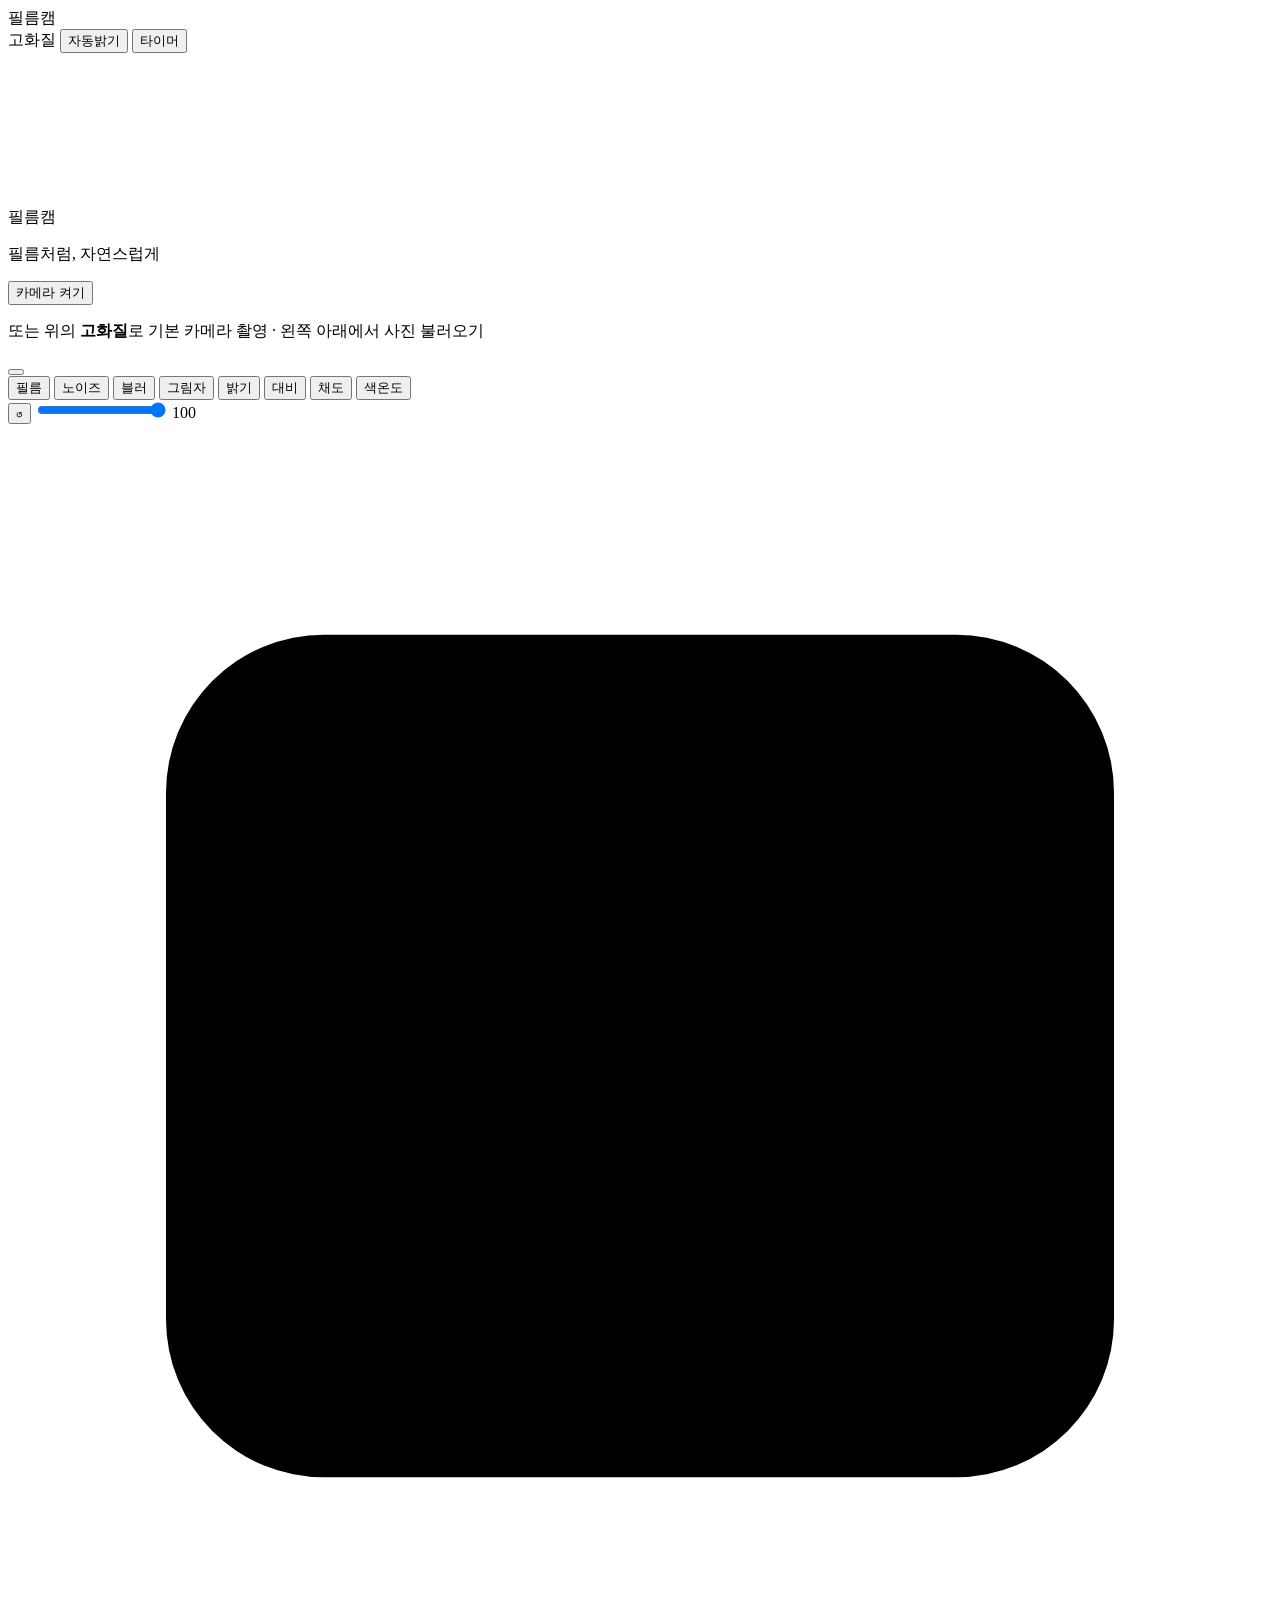
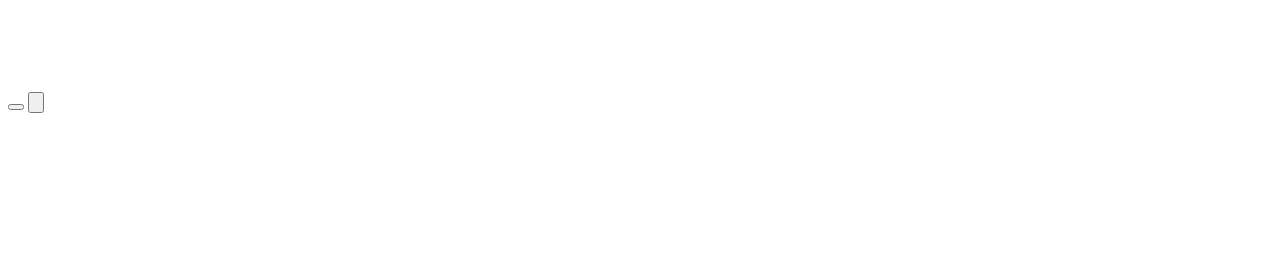
<file: src/index.html>
<!doctype html>
<html lang="ko">
<head>
<meta charset="utf-8">
<meta name="viewport" content="width=device-width, initial-scale=1, viewport-fit=cover, user-scalable=no">
<title>필름캠</title>
<meta name="apple-mobile-web-app-capable" content="yes">
<meta name="mobile-web-app-capable" content="yes">
<meta name="apple-mobile-web-app-status-bar-style" content="black-translucent">
<meta name="apple-mobile-web-app-title" content="필름캠">
<meta name="theme-color" content="#161412">
<link rel="apple-touch-icon" href="icons/icon-180.png">
<link rel="manifest" href="manifest.json">
<!--STYLE-->
</head>
<body>
<div id="app">
  <header class="top">
    <div class="brand">필름캠</div>
    <div class="top-btns">
      <label class="pill hq" aria-label="기본 카메라로 고화질 촬영">
        <input id="nativeInput" type="file" accept="image/*" capture="environment" hidden>고화질
      </label>
      <button id="autoBtn" class="pill">자동밝기</button>
      <button id="timerBtn" class="pill" aria-label="타이머">타이머</button>
    </div>
  </header>

  <main class="stage" id="stage">
    <canvas id="view"></canvas>
    <button id="backBtn" class="back" hidden>✕ 카메라로</button>
    <div id="zoomBar" class="zoom-bar" hidden></div>
    <div id="filterName" class="filter-toast"></div>
    <div id="countdown" class="countdown"></div>
    <div id="flash" class="flash"></div>
    <div id="startScreen" class="start">
      <div class="start-card">
        <div class="start-title">필름캠</div>
        <p>필름처럼, 자연스럽게</p>
        <button id="startBtn" class="primary">카메라 켜기</button>
        <p class="sub">또는 위의 <b>고화질</b>로 기본 카메라 촬영 · 왼쪽 아래에서 사진 불러오기</p>
        <p id="startMsg" class="msg"></p>
      </div>
    </div>
  </main>

  <section class="controls">
    <button id="panelToggle" class="panel-toggle" aria-label="필름·조정 숨기기/보이기"><span></span></button>
    <div class="panel">
    <div id="adjTabs" class="adj-tabs">
      <button data-k="amount" class="active">필름</button>
      <button data-k="grain">노이즈</button>
      <button data-k="blur">블러</button>
      <button data-k="shadow">그림자</button>
      <button data-k="bright">밝기</button>
      <button data-k="contrast">대비</button>
      <button data-k="sat">채도</button>
      <button data-k="warm">색온도</button>
    </div>
    <div class="slider-row">
      <button id="adjReset" class="reset" aria-label="이 항목 기본값으로">↺</button>
      <input id="slider" type="range" min="0" max="100" value="100">
      <span id="sliderVal">100</span>
    </div>
    <div id="filters" class="filters"></div>
    </div>
    <div class="shutter-row">
      <label class="round" aria-label="사진 불러오기">
        <input id="fileInput" type="file" accept="image/*" hidden>
        <svg viewBox="0 0 24 24"><rect x="3" y="4" width="18" height="16" rx="3"/><circle cx="9" cy="10" r="2"/><path d="M4 18l5-5 4 4 3-3 4 4"/></svg>
      </label>
      <button id="shutter" class="shutter" aria-label="촬영"><span></span></button>
      <button id="flipBtn" class="round" aria-label="카메라 전환">
        <svg viewBox="0 0 24 24"><path d="M4 9a8 8 0 0 1 14-3l2 2M20 4v4h-4M20 15a8 8 0 0 1-14 3l-2-2M4 20v-4h4"/></svg>
      </button>
    </div>
  </section>
</div>

<div id="review" class="review" hidden>
  <img id="reviewImg" alt="찍은 사진">
  <p class="hint" id="reviewInfo"></p>
  <div class="review-actions">
    <button id="retakeBtn" class="ghost">돌아가기</button>
    <button id="saveBtn" class="primary">저장하기</button>
  </div>
</div>

<video id="video" playsinline muted autoplay></video>
<!--FILTERS-->
<!--APP-->
</body>
</html>
</file>
